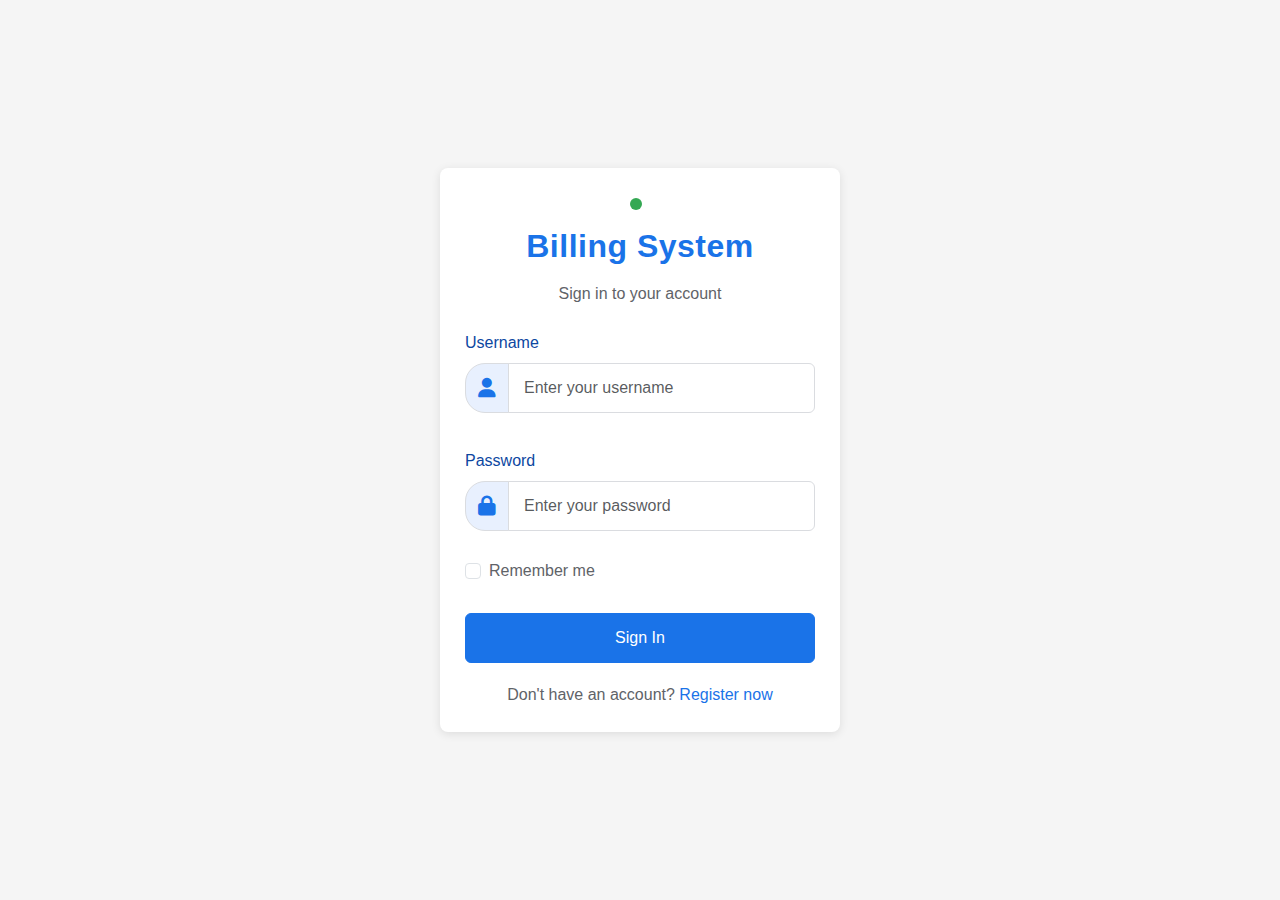
<file: templates/login.html>
<!DOCTYPE html>
<html lang="en">

<head>
    <meta charset="UTF-8">
    <meta name="viewport" content="width=device-width, initial-scale=1.0">
    <title>Billing System - Login</title>
    <link rel="stylesheet" href="https://cdn.jsdelivr.net/npm/bootstrap@5.3.0/dist/css/bootstrap.min.css">
    <script src="https://code.jquery.com/jquery-3.6.0.min.js"></script>
    <link rel="stylesheet" href="https://cdnjs.cloudflare.com/ajax/libs/font-awesome/6.2.0/css/all.min.css">
    <style>
        :root {
            --primary: #1a73e8;
            --primary-dark: #0d47a1;
            --primary-light: #e8f0fe;
            --accent: #4285f4;
            --text-dark: #202124;
            --text-light: #f8f9fa;
            --border-color: #dadce0;
            --danger: #ea4335;
            --success: #34a853;
            --warning: #fbbc04;
        }

        body {
            background-color: #f5f5f5;
            color: var(--text-dark);
            font-family: 'Segoe UI', Arial, sans-serif;
            height: 100vh;
            display: flex;
            align-items: center;
            justify-content: center;
        }

        .login-container {
            background-color: #ffffff;
            border-radius: 8px;
            box-shadow: 0 2px 10px rgba(0, 0, 0, 0.1);
            width: 100%;
            max-width: 400px;
            padding: 25px;
        }

        .login-header {
            text-align: center;
            margin-bottom: 25px;
        }

        .login-header h2 {
            font-weight: 600;
            letter-spacing: 0.5px;
            color: var(--primary);
            margin-top: 10px;
        }

        .form-control {
            background-color: #ffffff;
            border: 1px solid var(--border-color);
            color: var(--text-dark);
            border-radius: 6px;
            padding: 12px 15px;
            margin-bottom: 20px;
        }

        .input-group .input-group-text {
            height: 100%;
            border-top-left-radius: 20px;
            border-bottom-left-radius: 20px;
            display: flex;
            align-items: center;
            justify-content: center;
            padding: 14px 12px;
            font-size: 20px;
        }

        .input-group .form-control {
            border-top-left-radius: 0;
            border-bottom-left-radius: 0;
        }


        .form-control:focus {
            background-color: #ffffff;
            color: var(--text-dark);
            border-color: var(--primary);
            box-shadow: 0 0 0 0.25rem rgba(26, 115, 232, 0.25);
        }

        .form-label {
            color: var(--primary-dark);
            font-weight: 500;
            margin-bottom: 8px;
        }

        .btn-primary {
            background-color: var(--primary);
            border-color: var(--primary);
            padding: 12px 18px;
            font-weight: 500;
            border-radius: 6px;
            width: 100%;
            margin-top: 10px;
        }

        .btn-primary:hover,
        .btn-primary:focus {
            background-color: var(--primary-dark);
            border-color: var(--primary-dark);
        }

        .text-muted {
            color: #5f6368 !important;
        }

        .status-indicator {
            display: inline-block;
            width: 12px;
            height: 12px;
            border-radius: 50%;
            background-color: var(--success);
            margin-right: 8px;
            animation: pulse 2s infinite;
        }

        @keyframes pulse {
            0% {
                box-shadow: 0 0 0 0 rgba(52, 168, 83, 0.4);
            }

            70% {
                box-shadow: 0 0 0 10px rgba(52, 168, 83, 0);
            }

            100% {
                box-shadow: 0 0 0 0 rgba(52, 168, 83, 0);
            }
        }

        .forgot-password {
            text-align: right;
            display: block;
            margin-top: -15px;
            margin-bottom: 20px;
            color: var(--primary);
            text-decoration: none;
            font-size: 14px;
        }

        .forgot-password:hover {
            text-decoration: underline;
            color: var(--primary-dark);
        }

        .remember-me {
            margin-bottom: 20px;
        }

        .input-group-text {
            background-color: var(--primary-light);
            color: var(--primary);
            border-color: var(--border-color);
        }

        .register-link {
            text-align: center;
            margin-top: 20px;
        }

        .register-link a {
            color: var(--primary);
            text-decoration: none;
        }

        .register-link a:hover {
            text-decoration: underline;
            color: var(--primary-dark);
        }

        .error-message {
            color: var(--danger);
            text-align: center;
            margin-bottom: 15px;
            display: none;
        }
    </style>
</head>

<body>
    <div class="login-container">
        <div class="login-header">
            <div class="text-center mb-3">
                <i class="status-indicator"></i>
                <h2>Billing System</h2>
            </div>
            <p class="text-muted">Sign in to your account</p>
        </div>

        <div id="error-message" class="error-message">
            Invalid username or password. Please try again.
        </div>

        <form id="login-form">
            <div class="mb-3">
                <label for="username" class="form-label">Username</label>
                <div class="input-group">
                    <span class="input-group-text">
                        <i class="fas fa-user"></i>
                    </span>
                    <input type="text" class="form-control" id="username" placeholder="Enter your username" required>
                </div>
            </div>

            <div class="mb-2">
                <label for="password" class="form-label">Password</label>
                <div class="input-group">
                    <span class="input-group-text">
                        <i class="fas fa-lock"></i>
                    </span>
                    <input type="password" class="form-control" id="password" placeholder="Enter your password"
                        required>
                </div>
            </div>


            <div class="remember-me form-check">
                <input type="checkbox" class="form-check-input" id="rememberMe">
                <label class="form-check-label text-muted" for="rememberMe">Remember me</label>
            </div>

            <button type="submit" class="btn btn-primary">Sign In</button>
        </form>

        <div class="register-link">
            <span class="text-muted">Don't have an account?</span>
            <a href="#" id="register-link">Register now</a>
        </div>
    </div>

    <script>
        $(document).ready(function () {
            // Handle login form submission
            $("#login-form").submit(function (e) {
                e.preventDefault();

                const username = $("#username").val().trim();
                const password = $("#password").val().trim();

                // Simple validation
                if (!username || !password) {
                    $("#error-message").text("Please enter both username and password.");
                    $("#error-message").show();
                    return;
                }

                // Simulate login request (replace with actual API call)
                $.ajax({
                    url: "/login",
                    type: "POST",
                    contentType: "application/json",
                    data: JSON.stringify({
                        username: username,
                        password: password,
                        remember: $("#rememberMe").is(":checked")
                    }),
                    success: function (response) {
                        // Redirect to billing system page on successful login
                        window.location.href = "/billing";
                    },
                    error: function (xhr, status, error) {
                        // Show error message
                        $("#error-message").text("Invalid username or password. Please try again.");
                        $("#error-message").show();
                    }
                });

                // For demo purposes, simulate a successful login with predefined credentials
                // Remove this in production and use the actual authentication logic above
                if (username === "admin" && password === "admin123") {
                    window.location.href = "index.html"; // Redirect to your billing system page
                } else {
                    $("#error-message").text("Invalid username or password. Please try again.");
                    $("#error-message").show();
                }
            });

            // Handle forgot password link
            $(".forgot-password").click(function (e) {
                e.preventDefault();
                alert("Password reset functionality will be implemented here.");
            });

            // Handle register link
            $("#register-link").click(function (e) {
                e.preventDefault();
                alert("Registration page will be implemented here.");
            });
        });
    </script>
</body>

</html>
</file>
